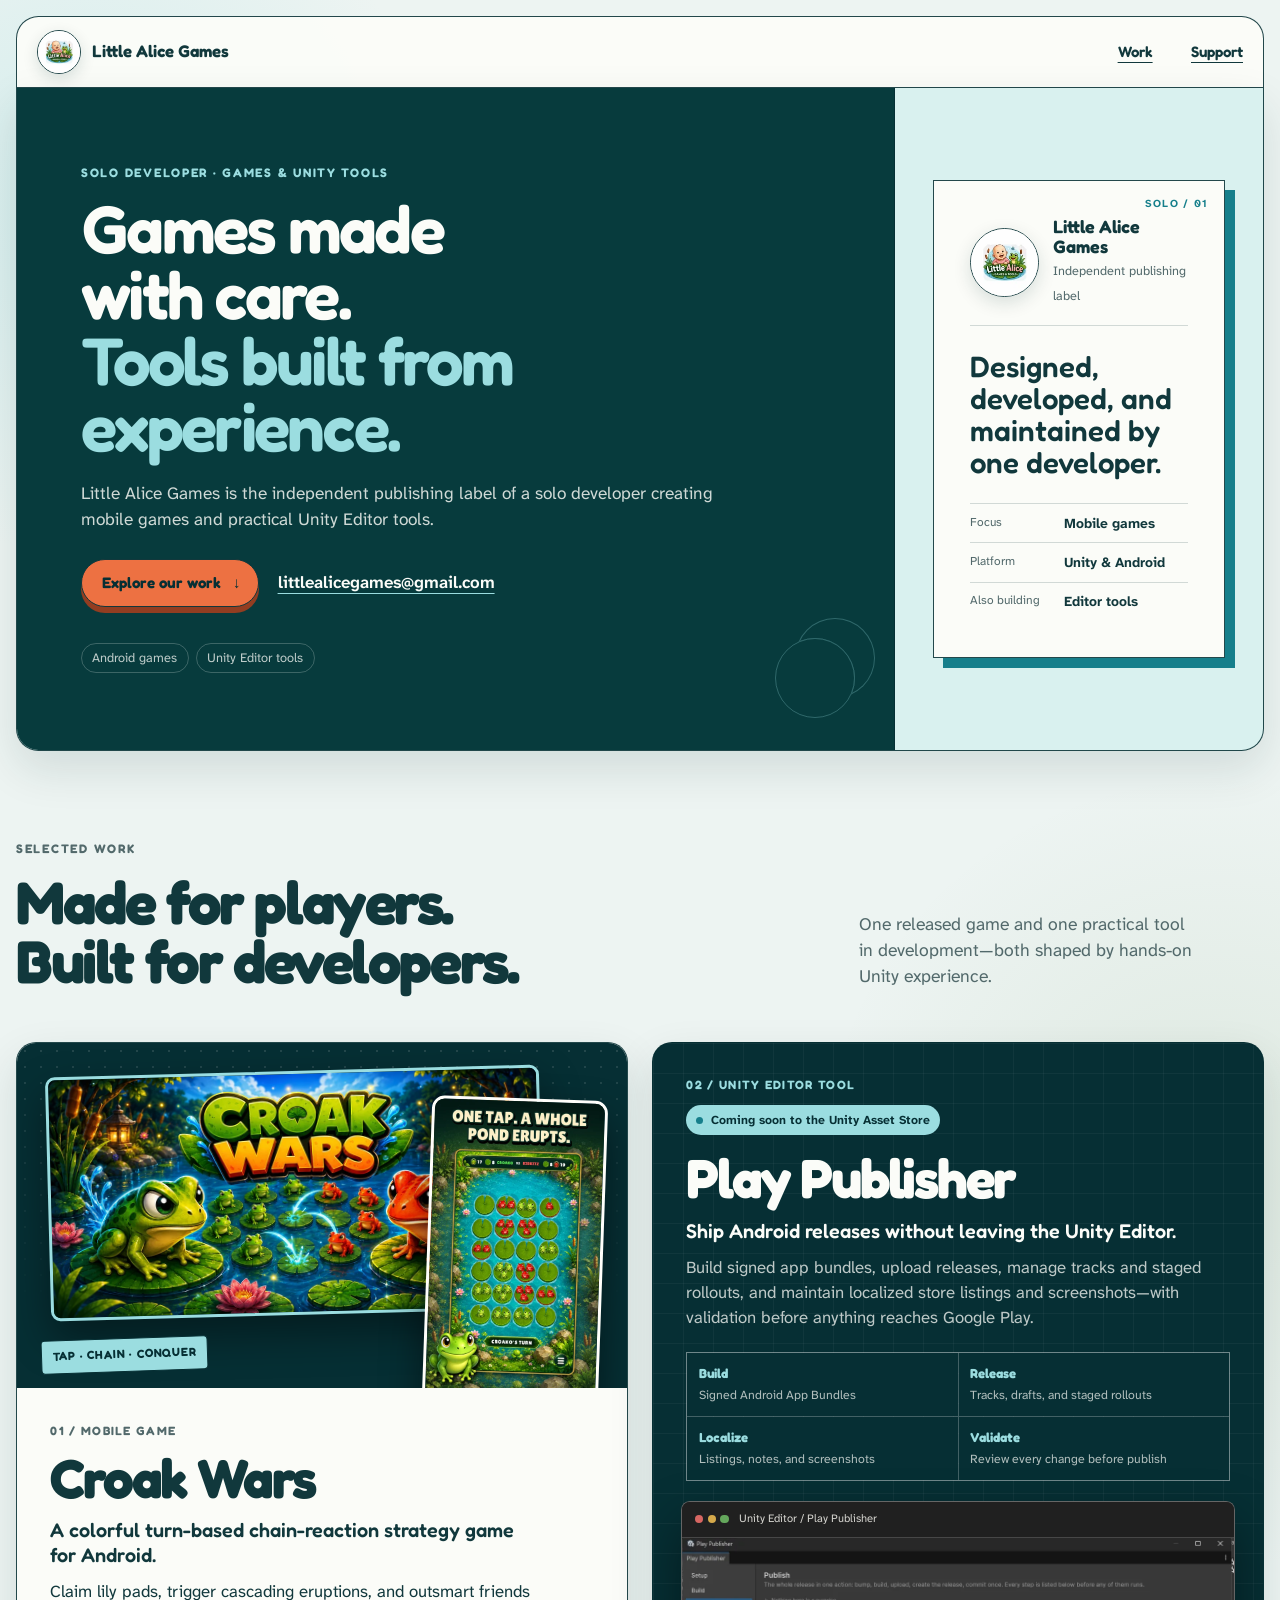
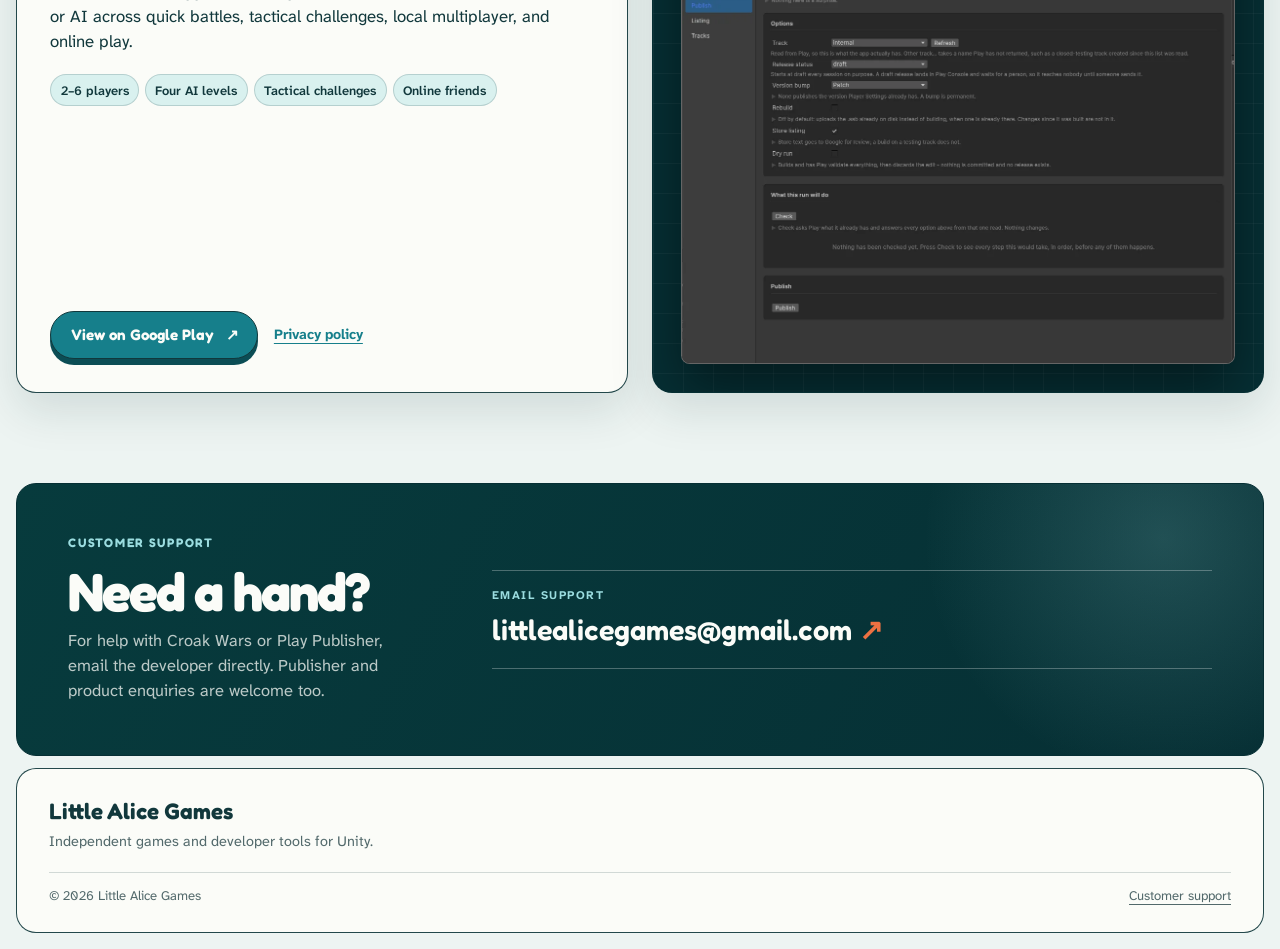
<file: index.html>
<!DOCTYPE html>
<html lang="en">
<head>
  <meta charset="utf-8">
  <meta name="viewport" content="width=device-width, initial-scale=1">
  <title>Little Alice Games — Independent Games &amp; Unity Tools</title>
  <meta name="description" content="Little Alice Games is the publishing label of a solo developer creating mobile games and practical Unity Editor tools.">
  <meta name="theme-color" content="#073b3d">
  <link rel="canonical" href="https://littlealicegames.github.io/">
  <link rel="icon" type="image/png" sizes="32x32" href="assets/images/favicon-32.png?v=transparent-logo">
  <link rel="apple-touch-icon" href="assets/images/apple-touch-icon.png?v=transparent-logo">
  <link rel="preload" href="assets/fonts/fredoka-latin.woff2" as="font" type="font/woff2" crossorigin>
  <link rel="preload" href="assets/fonts/atkinson-hyperlegible-next-latin.woff2" as="font" type="font/woff2" crossorigin>
  <link rel="stylesheet" href="styles.css">

  <meta property="og:type" content="website">
  <meta property="og:title" content="Little Alice Games — Games with charm. Tools with purpose.">
  <meta property="og:description" content="A solo developer creating mobile games and practical Unity Editor tools.">
  <meta property="og:url" content="https://littlealicegames.github.io/">
  <meta property="og:image" content="https://littlealicegames.github.io/assets/images/og-image.jpg">
  <meta property="og:image:width" content="1200">
  <meta property="og:image:height" content="630">
  <meta property="og:image:alt" content="Little Alice Games logo in a bright illustrated frog pond">
  <meta name="twitter:card" content="summary_large_image">

  <script type="application/ld+json">
  {
    "@context": "https://schema.org",
    "@graph": [
      {
        "@type": "Organization",
        "@id": "https://littlealicegames.github.io/#organization",
        "name": "Little Alice Games",
        "url": "https://littlealicegames.github.io/",
        "logo": "https://littlealicegames.github.io/assets/images/studio-mark.webp",
        "email": "littlealicegames@gmail.com",
        "description": "Independent publishing label of a solo game developer and Unity tools publisher."
      },
      {
        "@type": "VideoGame",
        "name": "Croak Wars",
        "url": "https://play.google.com/store/apps/details?id=com.littlealicegames.croakwars",
        "image": "https://littlealicegames.github.io/assets/images/croak-feature.webp",
        "applicationCategory": "GameApplication",
        "operatingSystem": "Android",
        "description": "A colorful turn-based chain-reaction strategy game for Android.",
        "publisher": { "@id": "https://littlealicegames.github.io/#organization" }
      },
      {
        "@type": "SoftwareApplication",
        "name": "Play Publisher",
        "applicationCategory": "DeveloperApplication",
        "softwareRequirements": "Unity 2021.3 or later",
        "description": "A Unity Editor tool for building, validating, and publishing Android releases and store listings to Google Play.",
        "publisher": { "@id": "https://littlealicegames.github.io/#organization" }
      }
    ]
  }
  </script>
</head>
<body>
  <a class="skip-link" href="#main-content">Skip to content</a>

  <header class="site-header">
    <a class="brand" href="#top" aria-label="Little Alice Games home">
      <img src="assets/images/studio-mark-128.webp" alt="" width="128" height="128">
      <span>Little Alice Games</span>
    </a>
    <nav aria-label="Page sections">
      <a href="#work">Work</a>
      <a href="#support">Support</a>
    </nav>
  </header>

  <main id="main-content">
    <section class="hero" id="top" aria-labelledby="hero-title">
      <div class="hero-copy">
        <p class="eyebrow">Solo developer · Games &amp; Unity tools</p>
        <h1 id="hero-title">Games made with care.<br><span>Tools built from experience.</span></h1>
        <p class="hero-intro">Little Alice Games is the independent publishing label of a solo developer creating mobile games and practical Unity Editor tools.</p>
        <div class="hero-actions">
          <a class="button button-primary" href="#work">Explore our work <span aria-hidden="true">↓</span></a>
          <a class="text-link text-link-light" href="mailto:littlealicegames@gmail.com?subject=Little%20Alice%20Games%20inquiry">littlealicegames@gmail.com</a>
        </div>
        <ul class="hero-notes">
          <li>Android games</li>
          <li>Unity Editor tools</li>
        </ul>
      </div>
      <aside class="developer-profile" aria-label="Developer profile">
        <div class="profile-heading">
          <img src="assets/images/studio-mark-128.webp" alt="" width="128" height="128">
          <div>
            <p>Little Alice Games</p>
            <span>Independent publishing label</span>
          </div>
        </div>
        <p class="profile-statement">Designed, developed, and maintained by one developer.</p>
        <dl>
          <div><dt>Focus</dt><dd>Mobile games</dd></div>
          <div><dt>Platform</dt><dd>Unity &amp; Android</dd></div>
          <div><dt>Also building</dt><dd>Editor tools</dd></div>
        </dl>
      </aside>
    </section>

    <section class="work" id="work" aria-labelledby="work-title">
      <div class="section-heading">
        <p class="eyebrow eyebrow-dark">Selected work</p>
        <h2 id="work-title">Made for players.<br>Built for developers.</h2>
        <p>One released game and one practical tool in development—both shaped by hands-on Unity experience.</p>
      </div>

      <div class="product-grid">
      <article class="product product-game" aria-labelledby="croak-title">
        <figure class="game-stage">
          <figcaption class="sr-only">Croak Wars artwork and gameplay</figcaption>
          <img class="game-feature" src="assets/images/croak-feature.webp" alt="Croak Wars key art showing green and red frogs facing across a moonlit pond" width="1024" height="500" loading="lazy">
          <img class="game-phone" src="assets/images/croak-gameplay-480.webp" srcset="assets/images/croak-gameplay-480.webp 480w, assets/images/croak-gameplay.webp 720w" sizes="(max-width: 700px) 41vw, (max-width: 1050px) 36vw, 20rem" alt="Croak Wars chain-reaction match on a grid of lily pads" width="720" height="1280" loading="lazy">
          <span class="stage-stamp" aria-hidden="true">Tap · Chain · Conquer</span>
        </figure>
        <div class="product-copy">
          <p class="product-number">01 / Mobile game</p>
          <h3 id="croak-title">Croak Wars</h3>
          <p class="product-lead">A colorful turn-based chain-reaction strategy game for Android.</p>
          <p>Claim lily pads, trigger cascading eruptions, and outsmart friends or AI across quick battles, tactical challenges, local multiplayer, and online play.</p>
          <ul class="tag-list">
            <li>2–6 players</li>
            <li>Four AI levels</li>
            <li>Tactical challenges</li>
            <li>Online friends</li>
          </ul>
          <div class="product-links">
            <a class="button button-dark" href="https://play.google.com/store/apps/details?id=com.littlealicegames.croakwars" target="_blank" rel="noopener noreferrer">
              View on Google Play <span aria-hidden="true">↗</span>
            </a>
            <a class="product-policy" href="croak-wars/privacy/">Privacy policy</a>
          </div>
        </div>
      </article>

      <article class="product product-tool" aria-labelledby="publisher-title">
        <div class="product-copy tool-copy">
          <p class="product-number">02 / Unity Editor tool</p>
          <p class="status"><span aria-hidden="true"></span> Coming soon to the Unity Asset Store</p>
          <h3 id="publisher-title">Play Publisher</h3>
          <p class="product-lead">Ship Android releases without leaving the Unity Editor.</p>
          <p>Build signed app bundles, upload releases, manage tracks and staged rollouts, and maintain localized store listings and screenshots—with validation before anything reaches Google Play.</p>
          <ul class="tool-features">
            <li><strong>Build</strong><span>Signed Android App Bundles</span></li>
            <li><strong>Release</strong><span>Tracks, drafts, and staged rollouts</span></li>
            <li><strong>Localize</strong><span>Listings, notes, and screenshots</span></li>
            <li><strong>Validate</strong><span>Review every change before publish</span></li>
          </ul>
        </div>
        <figure class="editor-window">
          <figcaption>
            <span class="window-dots" aria-hidden="true"><i></i><i></i><i></i></span>
            <span>Unity Editor / Play Publisher</span>
          </figcaption>
          <img src="assets/images/publisher-ui-720.webp" srcset="assets/images/publisher-ui-720.webp 720w, assets/images/publisher-ui.webp 1132w" sizes="(max-width: 1050px) 100vw, 62vw" alt="Play Publisher's Publish panel inside the Unity Editor, showing release track, version, listing, validation, and publish options" width="1132" height="873" loading="lazy">
        </figure>
      </article>
      </div>
    </section>

    <section class="contact" id="support" aria-labelledby="support-title">
      <div class="contact-copy">
        <p class="eyebrow">Customer support</p>
        <h2 id="support-title">Need a hand?</h2>
        <p>For help with Croak Wars or Play Publisher, email the developer directly. Publisher and product enquiries are welcome too.</p>
      </div>
      <a class="contact-email" href="mailto:littlealicegames@gmail.com?subject=Little%20Alice%20Games%20support"><span>Email support</span>littlealicegames@gmail.com <b aria-hidden="true">↗</b></a>
    </section>
  </main>

  <footer>
    <a class="footer-brand" href="#top">Little Alice Games</a>
    <p>Independent games and developer tools for Unity.</p>
    <div class="footer-meta">
      <span>© 2026 Little Alice Games</span>
      <a href="#support">Customer support</a>
    </div>
  </footer>
</body>
</html>
</file>
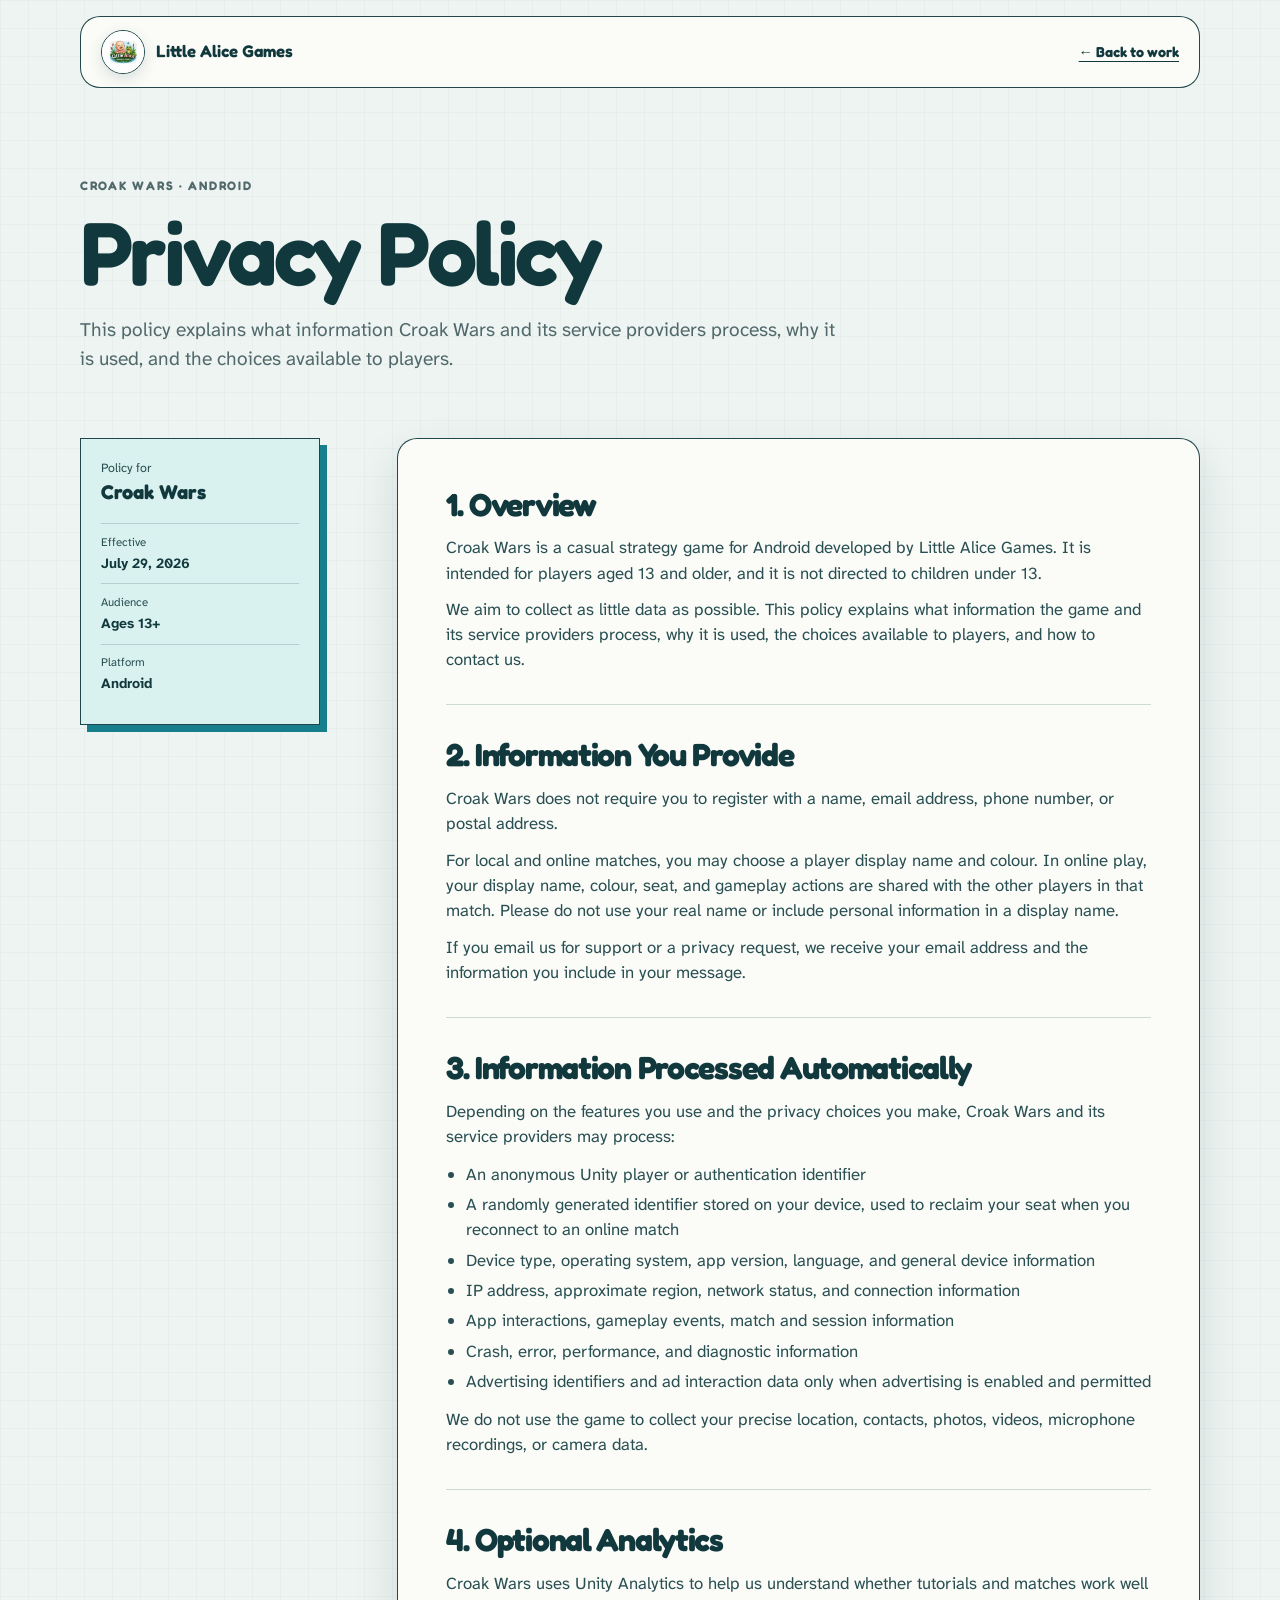
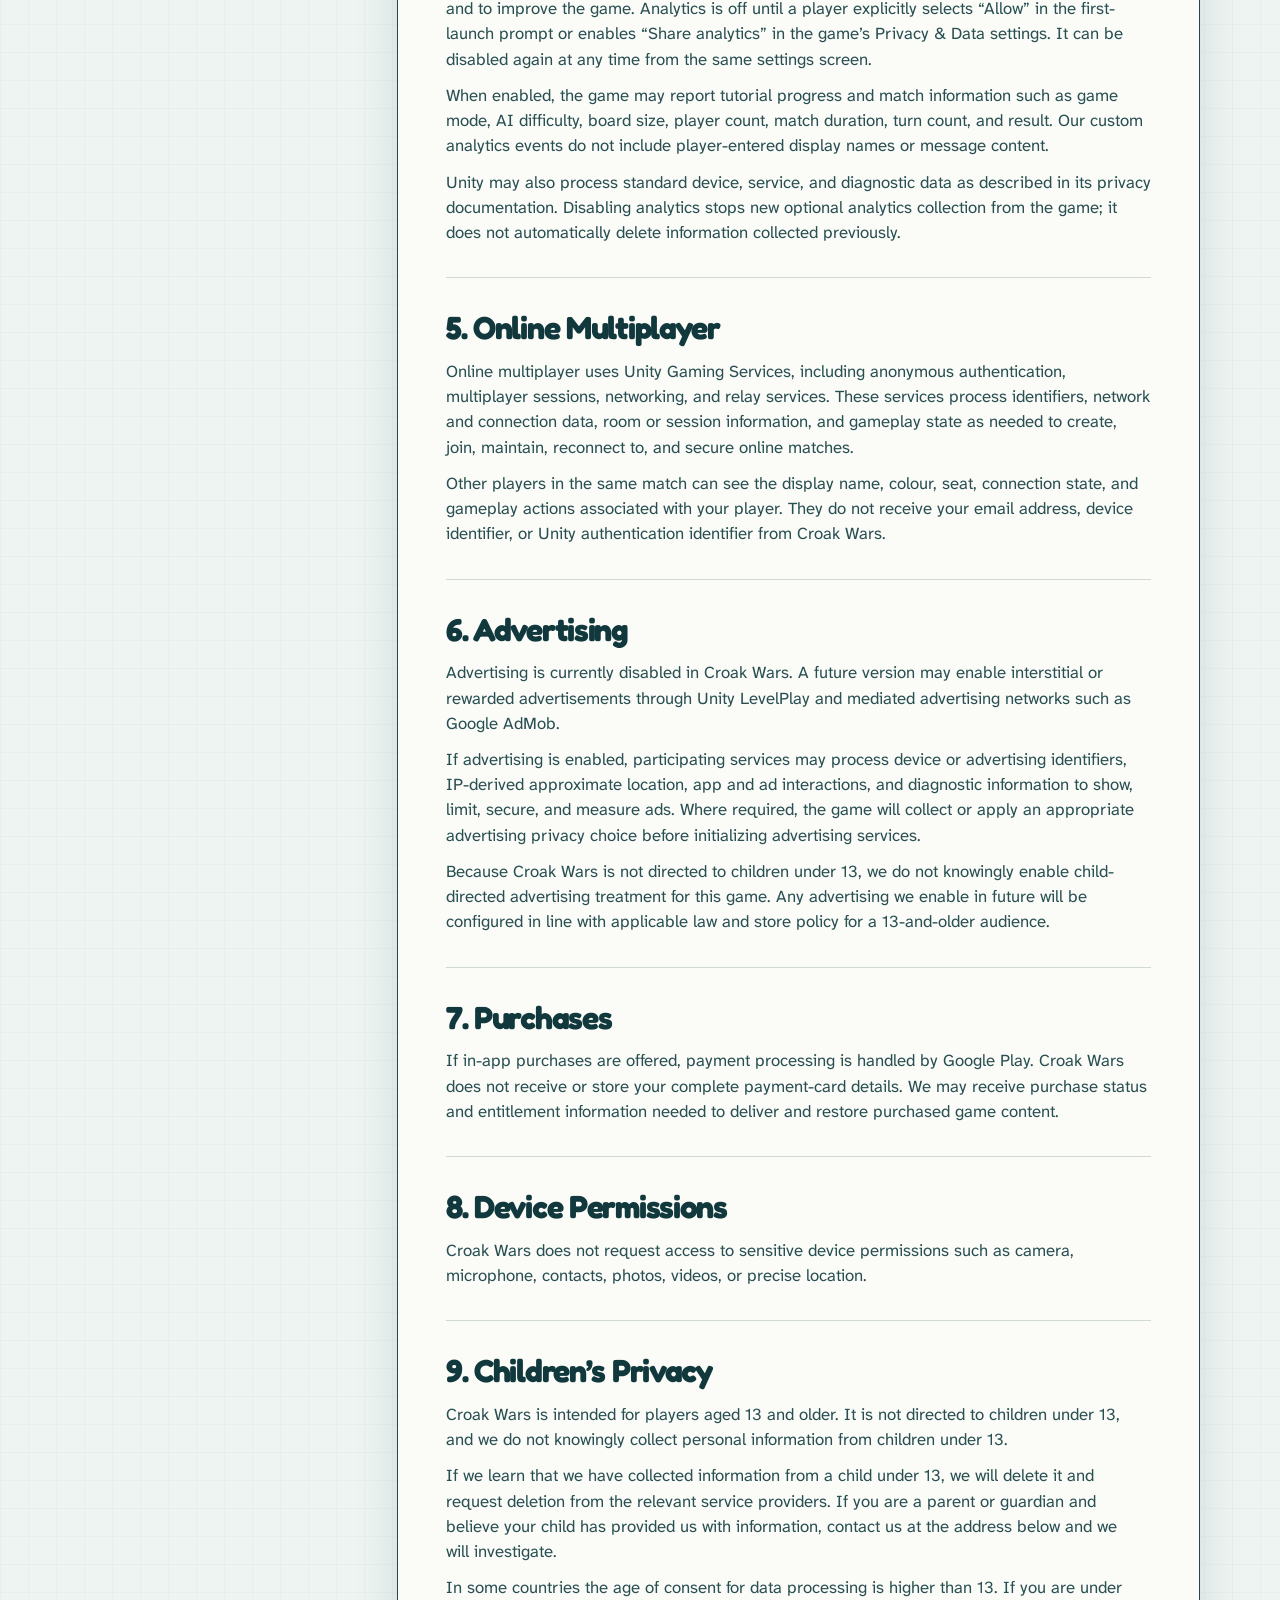
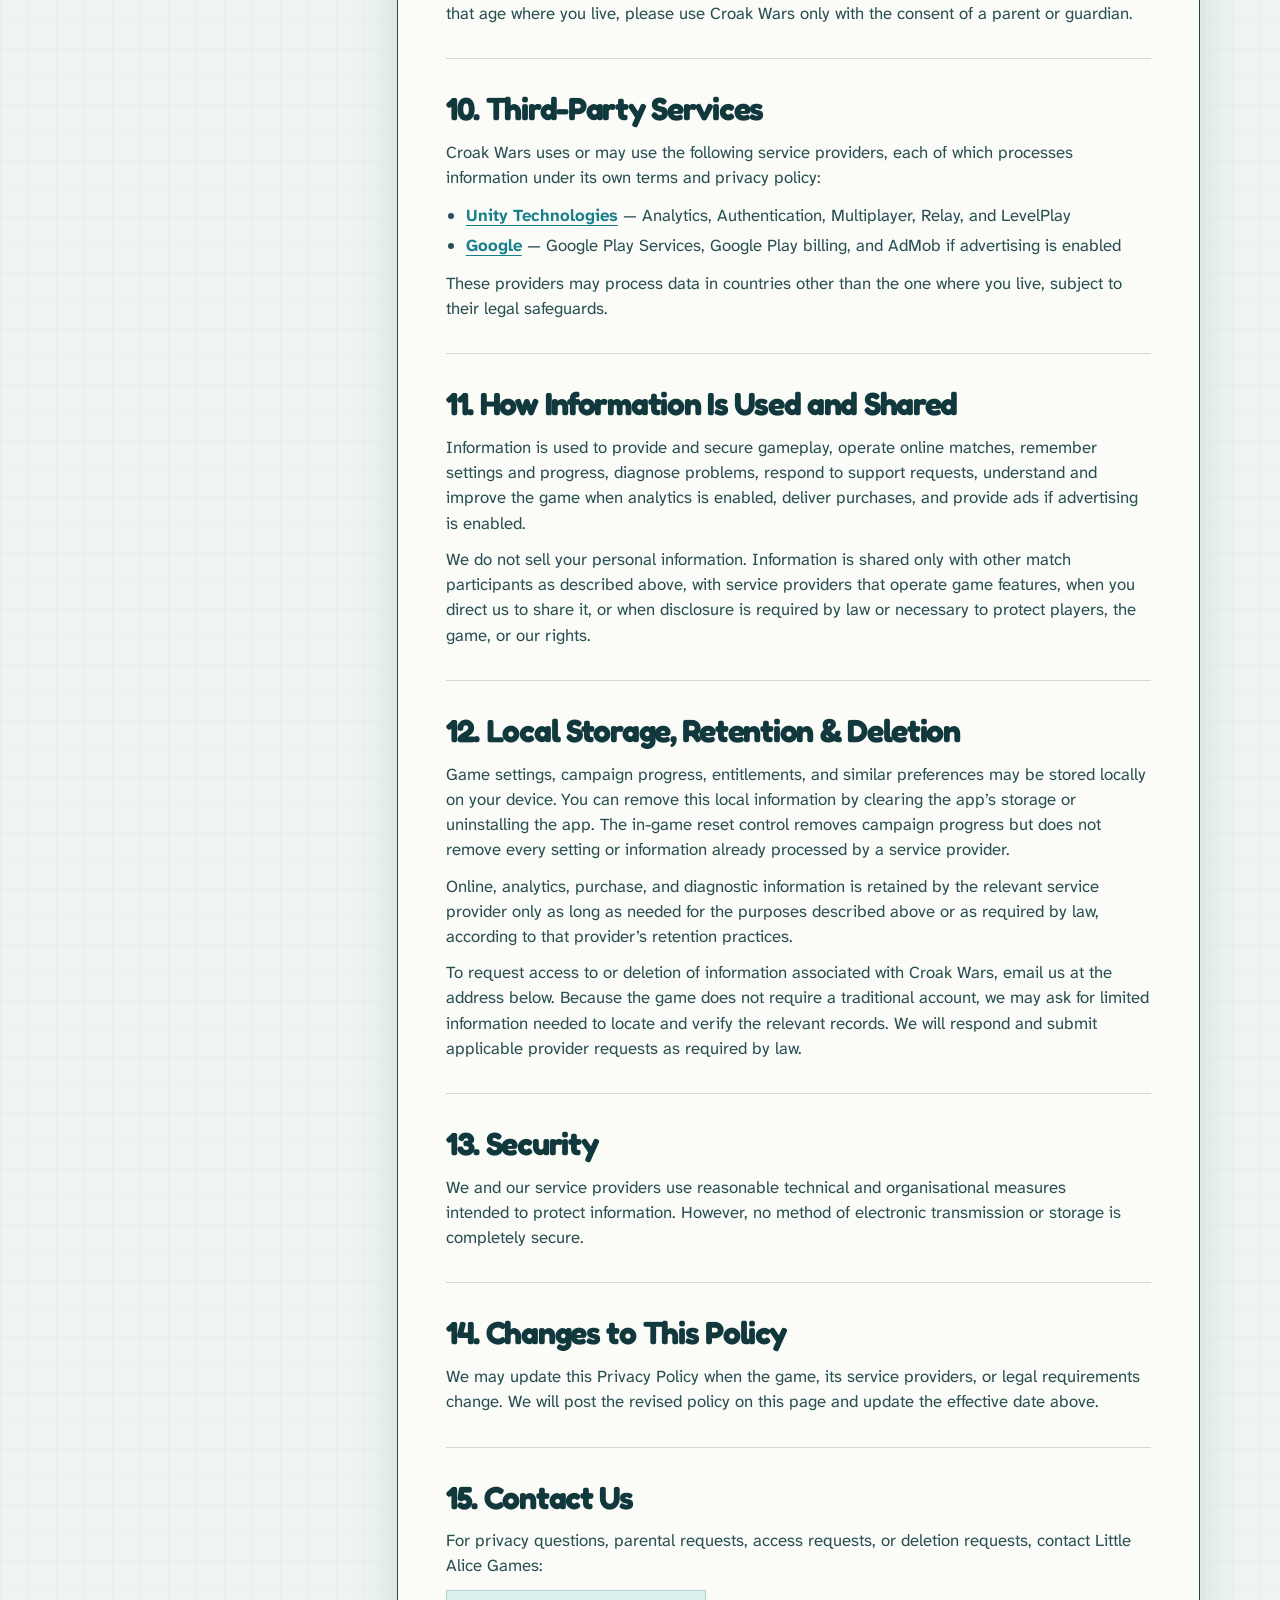
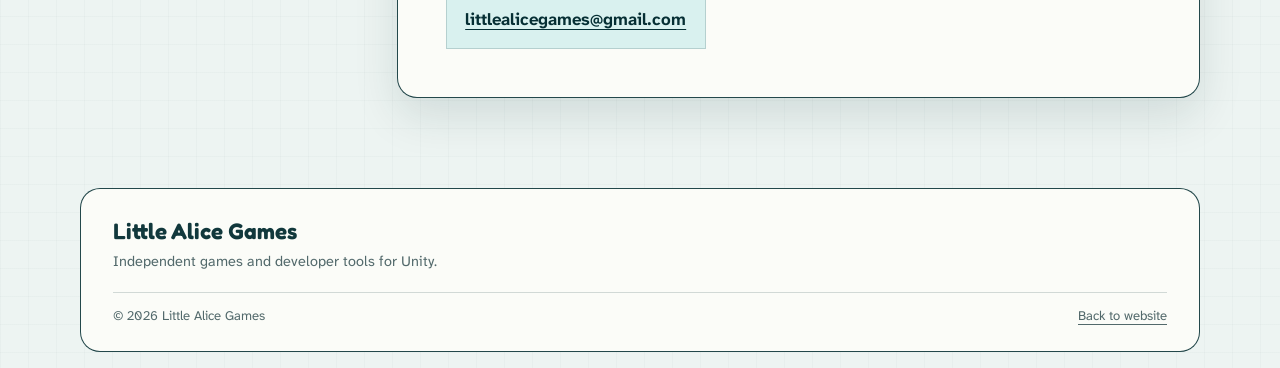
<file: croak-wars/privacy/index.html>
<!DOCTYPE html>
<html lang="en">
<head>
  <meta charset="utf-8">
  <meta name="viewport" content="width=device-width, initial-scale=1">
  <title>Croak Wars Privacy Policy — Little Alice Games</title>
  <meta name="description" content="Privacy policy for Croak Wars, an Android game developed by Little Alice Games.">
  <meta name="theme-color" content="#073b3d">
  <link rel="canonical" href="https://littlealicegames.github.io/croak-wars/privacy/">
  <link rel="icon" type="image/png" sizes="32x32" href="../../assets/images/favicon-32.png?v=transparent-logo">
  <link rel="preload" href="../../assets/fonts/fredoka-latin.woff2" as="font" type="font/woff2" crossorigin>
  <link rel="preload" href="../../assets/fonts/atkinson-hyperlegible-next-latin.woff2" as="font" type="font/woff2" crossorigin>
  <link rel="stylesheet" href="../../styles.css">
</head>
<body class="policy-page">
  <a class="skip-link" href="#policy-content">Skip to policy</a>

  <header class="policy-header">
    <a class="brand" href="../../" aria-label="Little Alice Games home">
      <img src="../../assets/images/studio-mark-128.webp" alt="" width="128" height="128">
      <span>Little Alice Games</span>
    </a>
    <a class="policy-back" href="../../#work">← Back to work</a>
  </header>

  <main class="policy-main" id="policy-content">
    <div class="policy-intro">
      <p class="eyebrow">Croak Wars · Android</p>
      <h1>Privacy Policy</h1>
      <p>This policy explains what information Croak Wars and its service providers process, why it is used, and the choices available to players.</p>
    </div>

    <div class="policy-layout">
      <aside class="policy-summary" aria-label="Policy summary">
        <div>
          <p>Policy for</p>
          <strong>Croak Wars</strong>
        </div>
        <dl>
          <div><dt>Effective</dt><dd>July 29, 2026</dd></div>
          <div><dt>Audience</dt><dd>Ages 13+</dd></div>
          <div><dt>Platform</dt><dd>Android</dd></div>
        </dl>
      </aside>

      <article class="policy-article">
        <section>
          <h2>1. Overview</h2>
          <p>Croak Wars is a casual strategy game for Android developed by Little Alice Games. It is intended for players aged 13 and older, and it is not directed to children under 13.</p>
          <p>We aim to collect as little data as possible. This policy explains what information the game and its service providers process, why it is used, the choices available to players, and how to contact us.</p>
        </section>

        <section>
          <h2>2. Information You Provide</h2>
          <p>Croak Wars does not require you to register with a name, email address, phone number, or postal address.</p>
          <p>For local and online matches, you may choose a player display name and colour. In online play, your display name, colour, seat, and gameplay actions are shared with the other players in that match. Please do not use your real name or include personal information in a display name.</p>
          <p>If you email us for support or a privacy request, we receive your email address and the information you include in your message.</p>
        </section>

        <section>
          <h2>3. Information Processed Automatically</h2>
          <p>Depending on the features you use and the privacy choices you make, Croak Wars and its service providers may process:</p>
          <ul>
            <li>An anonymous Unity player or authentication identifier</li>
            <li>A randomly generated identifier stored on your device, used to reclaim your seat when you reconnect to an online match</li>
            <li>Device type, operating system, app version, language, and general device information</li>
            <li>IP address, approximate region, network status, and connection information</li>
            <li>App interactions, gameplay events, match and session information</li>
            <li>Crash, error, performance, and diagnostic information</li>
            <li>Advertising identifiers and ad interaction data only when advertising is enabled and permitted</li>
          </ul>
          <p>We do not use the game to collect your precise location, contacts, photos, videos, microphone recordings, or camera data.</p>
        </section>

        <section>
          <h2>4. Optional Analytics</h2>
          <p>Croak Wars uses Unity Analytics to help us understand whether tutorials and matches work well and to improve the game. Analytics is off until a player explicitly selects “Allow” in the first-launch prompt or enables “Share analytics” in the game’s Privacy &amp; Data settings. It can be disabled again at any time from the same settings screen.</p>
          <p>When enabled, the game may report tutorial progress and match information such as game mode, AI difficulty, board size, player count, match duration, turn count, and result. Our custom analytics events do not include player-entered display names or message content.</p>
          <p>Unity may also process standard device, service, and diagnostic data as described in its privacy documentation. Disabling analytics stops new optional analytics collection from the game; it does not automatically delete information collected previously.</p>
        </section>

        <section>
          <h2>5. Online Multiplayer</h2>
          <p>Online multiplayer uses Unity Gaming Services, including anonymous authentication, multiplayer sessions, networking, and relay services. These services process identifiers, network and connection data, room or session information, and gameplay state as needed to create, join, maintain, reconnect to, and secure online matches.</p>
          <p>Other players in the same match can see the display name, colour, seat, connection state, and gameplay actions associated with your player. They do not receive your email address, device identifier, or Unity authentication identifier from Croak Wars.</p>
        </section>

        <section>
          <h2>6. Advertising</h2>
          <p>Advertising is currently disabled in Croak Wars. A future version may enable interstitial or rewarded advertisements through Unity LevelPlay and mediated advertising networks such as Google AdMob.</p>
          <p>If advertising is enabled, participating services may process device or advertising identifiers, IP-derived approximate location, app and ad interactions, and diagnostic information to show, limit, secure, and measure ads. Where required, the game will collect or apply an appropriate advertising privacy choice before initializing advertising services.</p>
          <p>Because Croak Wars is not directed to children under 13, we do not knowingly enable child-directed advertising treatment for this game. Any advertising we enable in future will be configured in line with applicable law and store policy for a 13-and-older audience.</p>
        </section>

        <section>
          <h2>7. Purchases</h2>
          <p>If in-app purchases are offered, payment processing is handled by Google Play. Croak Wars does not receive or store your complete payment-card details. We may receive purchase status and entitlement information needed to deliver and restore purchased game content.</p>
        </section>

        <section>
          <h2>8. Device Permissions</h2>
          <p>Croak Wars does not request access to sensitive device permissions such as camera, microphone, contacts, photos, videos, or precise location.</p>
        </section>

        <section>
          <h2>9. Children’s Privacy</h2>
          <p>Croak Wars is intended for players aged 13 and older. It is not directed to children under 13, and we do not knowingly collect personal information from children under 13.</p>
          <p>If we learn that we have collected information from a child under 13, we will delete it and request deletion from the relevant service providers. If you are a parent or guardian and believe your child has provided us with information, contact us at the address below and we will investigate.</p>
          <p>In some countries the age of consent for data processing is higher than 13. If you are under that age where you live, please use Croak Wars only with the consent of a parent or guardian.</p>
        </section>

        <section>
          <h2>10. Third-Party Services</h2>
          <p>Croak Wars uses or may use the following service providers, each of which processes information under its own terms and privacy policy:</p>
          <ul>
            <li><a href="https://unity.com/legal/privacy-policy" target="_blank" rel="noopener noreferrer">Unity Technologies</a> — Analytics, Authentication, Multiplayer, Relay, and LevelPlay</li>
            <li><a href="https://policies.google.com/privacy" target="_blank" rel="noopener noreferrer">Google</a> — Google Play Services, Google Play billing, and AdMob if advertising is enabled</li>
          </ul>
          <p>These providers may process data in countries other than the one where you live, subject to their legal safeguards.</p>
        </section>

        <section>
          <h2>11. How Information Is Used and Shared</h2>
          <p>Information is used to provide and secure gameplay, operate online matches, remember settings and progress, diagnose problems, respond to support requests, understand and improve the game when analytics is enabled, deliver purchases, and provide ads if advertising is enabled.</p>
          <p>We do not sell your personal information. Information is shared only with other match participants as described above, with service providers that operate game features, when you direct us to share it, or when disclosure is required by law or necessary to protect players, the game, or our rights.</p>
        </section>

        <section>
          <h2>12. Local Storage, Retention &amp; Deletion</h2>
          <p>Game settings, campaign progress, entitlements, and similar preferences may be stored locally on your device. You can remove this local information by clearing the app’s storage or uninstalling the app. The in-game reset control removes campaign progress but does not remove every setting or information already processed by a service provider.</p>
          <p>Online, analytics, purchase, and diagnostic information is retained by the relevant service provider only as long as needed for the purposes described above or as required by law, according to that provider’s retention practices.</p>
          <p>To request access to or deletion of information associated with Croak Wars, email us at the address below. Because the game does not require a traditional account, we may ask for limited information needed to locate and verify the relevant records. We will respond and submit applicable provider requests as required by law.</p>
        </section>

        <section>
          <h2>13. Security</h2>
          <p>We and our service providers use reasonable technical and organisational measures intended to protect information. However, no method of electronic transmission or storage is completely secure.</p>
        </section>

        <section>
          <h2>14. Changes to This Policy</h2>
          <p>We may update this Privacy Policy when the game, its service providers, or legal requirements change. We will post the revised policy on this page and update the effective date above.</p>
        </section>

        <section>
          <h2>15. Contact Us</h2>
          <p>For privacy questions, parental requests, access requests, or deletion requests, contact Little Alice Games:</p>
          <p class="policy-contact"><a href="mailto:littlealicegames@gmail.com?subject=Croak%20Wars%20privacy%20request">littlealicegames@gmail.com</a></p>
        </section>
      </article>
    </div>
  </main>

  <footer>
    <a class="footer-brand" href="../../">Little Alice Games</a>
    <p>Independent games and developer tools for Unity.</p>
    <div class="footer-meta">
      <span>© 2026 Little Alice Games</span>
      <a href="../../">Back to website</a>
    </div>
  </footer>
</body>
</html>
</file>
<file: styles.css>
@font-face {
  font-family: "Fredoka";
  src: url("assets/fonts/fredoka-latin.woff2") format("woff2");
  font-style: normal;
  font-weight: 400 700;
  font-display: swap;
}

@font-face {
  font-family: "Atkinson Hyperlegible Next";
  src: url("assets/fonts/atkinson-hyperlegible-next-latin.woff2") format("woff2");
  font-style: normal;
  font-weight: 400 700;
  font-display: swap;
}

:root {
  --deep: #062f34;
  --pond: #073b3d;
  --water: #167f8b;
  --aqua: #9bdde0;
  --aqua-soft: #d9f1ef;
  --leaf: #56853f;
  --coral: #ed7142;
  --ink: #11383c;
  --ink-soft: #294f52;
  --paper: #fbfcf8;
  --canvas: #edf4f2;
  --panel: #d9f1ef;
  --muted: #52696b;
  --line: rgba(17, 56, 60, 0.18);
  --line-strong: rgba(6, 47, 52, 0.88);
  --white: #fffefa;
  --display: "Fredoka", "Trebuchet MS", sans-serif;
  --body: "Atkinson Hyperlegible Next", "Segoe UI", sans-serif;
  --shadow: 0 18px 45px rgba(6, 47, 52, 0.12);
}

*,
*::before,
*::after {
  box-sizing: border-box;
}

html {
  scroll-behavior: smooth;
  scroll-padding-top: 1.5rem;
}

body {
  margin: 0;
  color: var(--ink);
  background:
    radial-gradient(circle at 7% 8%, rgba(155, 221, 224, 0.32), transparent 22rem),
    radial-gradient(circle at 95% 46%, rgba(86, 133, 63, 0.1), transparent 25rem),
    var(--canvas);
  font-family: var(--body);
  font-size: 1.05rem;
  line-height: 1.5;
  text-rendering: optimizeLegibility;
}

img {
  display: block;
  max-width: 100%;
}

a {
  color: inherit;
}

.skip-link {
  position: fixed;
  top: 0.7rem;
  left: 0.7rem;
  z-index: 100;
  padding: 0.65rem 0.95rem;
  color: var(--paper);
  background: var(--ink);
  border-radius: 0.35rem;
  transform: translateY(-170%);
}

.skip-link:focus {
  transform: translateY(0);
}

.sr-only {
  position: absolute;
  width: 1px;
  height: 1px;
  padding: 0;
  margin: -1px;
  overflow: hidden;
  clip: rect(0, 0, 0, 0);
  white-space: nowrap;
  border: 0;
}

:focus-visible {
  outline: 3px solid var(--coral);
  outline-offset: 4px;
}

.site-header,
main,
footer {
  width: min(100% - 2rem, 1400px);
  margin-inline: auto;
}

.site-header {
  min-height: 4.5rem;
  margin-top: 1rem;
  padding: 0.55rem 1.25rem;
  display: flex;
  align-items: center;
  justify-content: space-between;
  gap: 1rem;
  background: rgba(251, 252, 248, 0.96);
  border: 1.5px solid var(--line-strong);
  border-radius: 1.4rem 1.4rem 0 0;
}

.brand {
  display: inline-flex;
  align-items: center;
  gap: 0.7rem;
  font-family: var(--display);
  font-weight: 650;
  text-decoration: none;
}

.brand img {
  width: 2.75rem;
  height: 2.75rem;
  object-fit: cover;
  border: 1px solid var(--line-strong);
  border-radius: 50%;
  box-shadow: 0 5px 15px rgba(6, 47, 52, 0.14);
}

.site-header nav {
  display: flex;
  gap: clamp(1rem, 4vw, 2.4rem);
  font-family: var(--display);
  font-size: 0.94rem;
  font-weight: 600;
}

.site-header nav a,
.footer-meta a {
  text-decoration-thickness: 1px;
  text-underline-offset: 0.3em;
}

.site-header nav a:hover,
.footer-meta a:hover {
  text-decoration-thickness: 3px;
}

.hero {
  min-height: 31rem;
  display: grid;
  grid-template-columns: minmax(0, 1.55fr) minmax(19rem, 0.65fr);
  align-items: stretch;
  color: var(--ink);
  background: var(--aqua-soft);
  border: 1.5px solid var(--line-strong);
  border-top: 0;
  border-radius: 0 0 1.4rem 1.4rem;
  overflow: hidden;
  box-shadow: var(--shadow);
}

.hero-copy {
  position: relative;
  padding: clamp(3.25rem, 6vw, 6rem) clamp(2rem, 5vw, 5rem);
  display: flex;
  flex-direction: column;
  justify-content: center;
  color: var(--paper);
  background: var(--pond);
  border-right: 1.5px solid var(--line-strong);
}

.hero-copy::after {
  content: "";
  position: absolute;
  right: 2.4rem;
  bottom: 2rem;
  width: 5rem;
  height: 5rem;
  border: 1px solid rgba(155, 221, 224, 0.28);
  border-radius: 50%;
  box-shadow: 1.25rem -1.25rem 0 -1px var(--pond), 1.25rem -1.25rem 0 0 rgba(155, 221, 224, 0.28);
  pointer-events: none;
}

.eyebrow {
  margin: 0 0 1rem;
  color: var(--muted);
  font-family: var(--display);
  font-size: 0.77rem;
  font-weight: 650;
  letter-spacing: 0.14em;
  line-height: 1.25;
  text-transform: uppercase;
}

.hero .eyebrow {
  color: var(--aqua);
}

h1,
h2,
h3,
p {
  text-wrap: pretty;
}

h1,
h2,
h3 {
  margin-top: 0;
  font-family: var(--display);
  letter-spacing: -0.04em;
  line-height: 0.98;
}

h1 {
  max-width: 14ch;
  margin-bottom: 1.35rem;
  font-size: clamp(3.2rem, 5.25vw, 5.25rem);
  font-weight: 620;
}

h1 span {
  color: var(--aqua);
}

.hero-intro {
  max-width: 40rem;
  margin: 0 0 1.6rem;
  color: rgba(251, 252, 248, 0.82);
  font-size: clamp(1.08rem, 1.35vw, 1.28rem);
}

.hero-actions {
  display: flex;
  align-items: center;
  flex-wrap: wrap;
  gap: 1.15rem;
}

.button {
  min-height: 3rem;
  padding: 0.76rem 1.1rem 0.76rem 1.25rem;
  display: inline-flex;
  align-items: center;
  justify-content: center;
  gap: 0.75rem;
  border: 1.5px solid var(--ink);
  border-radius: 999px;
  font-family: var(--display);
  font-size: 0.95rem;
  font-weight: 650;
  line-height: 1;
  text-decoration: none;
  transition: transform 180ms ease, box-shadow 180ms ease, color 180ms ease, background 180ms ease;
}

.button:hover {
  transform: translateY(-3px);
}

.button-primary {
  color: var(--deep);
  background: var(--coral);
  box-shadow: 0 6px 0 #923d21;
}

.button-primary:hover {
  box-shadow: 0 9px 0 #923d21;
}

.button-dark {
  color: var(--paper);
  background: var(--water);
  box-shadow: 0 6px 0 #0b4d55;
}

.button-dark:hover {
  box-shadow: 0 9px 0 #0b4d55;
}

.text-link {
  font-weight: 650;
  text-underline-offset: 0.3em;
}

.text-link-light {
  color: var(--paper);
  text-decoration-color: var(--aqua);
}

.hero-notes {
  margin: clamp(1.75rem, 4vh, 2.75rem) 0 0;
  padding: 0;
  display: flex;
  flex-wrap: wrap;
  gap: 0.45rem;
  list-style: none;
}

.hero-notes li {
  padding: 0.3rem 0.65rem;
  color: rgba(251, 252, 248, 0.75);
  border: 1px solid rgba(251, 252, 248, 0.22);
  border-radius: 999px;
  font-size: 0.8rem;
}

.developer-profile {
  position: relative;
  margin: clamp(1.5rem, 3vw, 2.5rem);
  padding: clamp(1.5rem, 3vw, 2.25rem);
  align-self: center;
  background: var(--paper);
  border: 1.5px solid var(--line-strong);
  box-shadow: 10px 10px 0 var(--water);
  transform: rotate(0.6deg);
}

.developer-profile::before {
  content: "SOLO / 01";
  position: absolute;
  top: 0.85rem;
  right: 0.95rem;
  color: var(--water);
  font-size: 0.67rem;
  font-weight: 700;
  letter-spacing: 0.12em;
}

.profile-heading {
  padding-bottom: 1.15rem;
  display: flex;
  align-items: center;
  gap: 0.85rem;
  border-bottom: 1px solid var(--line);
}

.profile-heading img {
  width: 4.3rem;
  height: 4.3rem;
  object-fit: cover;
  border: 1px solid var(--line-strong);
  border-radius: 50%;
  box-shadow: 0 6px 18px rgba(6, 47, 52, 0.14);
}

.profile-heading p {
  margin: 0;
  font-family: var(--display);
  font-size: 1.12rem;
  font-weight: 650;
  line-height: 1.1;
}

.profile-heading span {
  color: var(--muted);
  font-size: 0.79rem;
}

.profile-statement {
  margin: 1.55rem 0;
  font-family: var(--display);
  font-size: clamp(1.65rem, 2.3vw, 2.35rem);
  font-weight: 550;
  line-height: 1.08;
}

.developer-profile dl {
  margin: 0;
}

.developer-profile dl div {
  padding: 0.55rem 0;
  display: grid;
  grid-template-columns: 5.2rem 1fr;
  gap: 0.65rem;
  border-top: 1px solid var(--line);
}

.developer-profile dt {
  color: var(--muted);
  font-size: 0.75rem;
}

.developer-profile dd {
  margin: 0;
  font-size: 0.86rem;
  font-weight: 700;
}

.hero-copy > *,
.developer-profile {
  animation: rise-in 560ms cubic-bezier(.2, .7, .2, 1) both;
}

.hero-copy > :nth-child(2) { animation-delay: 60ms; }
.hero-copy > :nth-child(3) { animation-delay: 110ms; }
.hero-copy > :nth-child(4) { animation-delay: 160ms; }
.hero-copy > :nth-child(5) { animation-delay: 210ms; }
.developer-profile { animation-delay: 180ms; }

.work {
  padding: clamp(4.5rem, 7vw, 6.5rem) 0;
}

.section-heading {
  margin-bottom: clamp(2.25rem, 4vw, 3.25rem);
  display: grid;
  grid-template-columns: minmax(0, 1fr) minmax(18rem, 0.5fr);
  align-items: end;
  gap: 2rem;
}

.section-heading .eyebrow {
  grid-column: 1 / -1;
  margin-bottom: -1rem;
}

.section-heading h2,
.contact h2 {
  margin-bottom: 0;
  font-size: clamp(2.7rem, 4.7vw, 4.7rem);
}

.section-heading > p:last-child {
  margin: 0;
  color: var(--muted);
  font-size: 1.1rem;
}

.product-grid {
  display: grid;
  grid-template-columns: repeat(2, minmax(0, 1fr));
  align-items: stretch;
  gap: clamp(1rem, 2vw, 1.5rem);
}

.product {
  min-width: 0;
  display: flex;
  flex-direction: column;
  border: 1.5px solid var(--line-strong);
  border-radius: 1.25rem;
  overflow: hidden;
  box-shadow: var(--shadow);
}

.product-game {
  background: var(--paper);
}

.game-stage {
  position: relative;
  height: clamp(21rem, 27vw, 25rem);
  margin: 0;
  background: var(--deep);
  overflow: hidden;
}

.game-stage::before {
  content: "";
  position: absolute;
  inset: 0;
  background-image: radial-gradient(rgba(255, 255, 255, 0.12) 1px, transparent 1px);
  background-size: 16px 16px;
  mask-image: linear-gradient(to bottom, black, transparent 80%);
}

.game-feature {
  position: absolute;
  width: 81%;
  height: auto;
  top: 8%;
  left: 5%;
  border: 3px solid var(--aqua);
  border-radius: 0.6rem;
  box-shadow: 0 18px 40px rgba(0, 0, 0, 0.4);
  transform: rotate(-1.5deg);
  transition: transform 220ms ease;
}

.game-phone {
  position: absolute;
  width: min(31%, 11rem);
  height: auto;
  right: 4%;
  bottom: -5%;
  border: 3px solid var(--white);
  border-radius: 0.8rem 0.8rem 0 0;
  box-shadow: 0 20px 42px rgba(0, 0, 0, 0.48);
  transform: rotate(2deg);
  transition: transform 220ms ease;
}

.game-stage:hover .game-feature { transform: rotate(-0.6deg) translateY(-3px); }
.game-stage:hover .game-phone { transform: rotate(1deg) translateY(-6px); }

.stage-stamp {
  position: absolute;
  left: 4%;
  bottom: 5%;
  padding: 0.44rem 0.65rem;
  color: var(--deep);
  background: var(--aqua);
  border: 1px solid var(--deep);
  border-radius: 0.25rem;
  font-family: var(--display);
  font-size: 0.73rem;
  font-weight: 650;
  letter-spacing: 0.07em;
  text-transform: uppercase;
  transform: rotate(-2deg);
}

.product-copy {
  max-width: none;
  padding: clamp(1.55rem, 2.6vw, 2.25rem);
}

.product-game .product-copy {
  flex: 1;
  display: flex;
  flex-direction: column;
  align-items: flex-start;
}

.product-number {
  margin: 0 0 0.7rem;
  color: var(--muted);
  font-family: var(--display);
  font-size: 0.75rem;
  font-weight: 650;
  letter-spacing: 0.11em;
  text-transform: uppercase;
}

.product h3 {
  margin-bottom: 0.85rem;
  font-size: clamp(2.8rem, 4.3vw, 4.25rem);
}

.product-lead {
  margin: 0 0 0.75rem;
  font-family: var(--display);
  font-size: clamp(1.18rem, 1.55vw, 1.4rem);
  font-weight: 550;
  line-height: 1.22;
}

.product-copy > p:not(.product-number, .status, .product-lead) {
  margin: 0;
}

.tag-list {
  margin: 1.25rem 0 1.55rem;
  padding: 0;
  display: flex;
  flex-wrap: wrap;
  gap: 0.4rem;
  list-style: none;
}

.tag-list li {
  padding: 0.32rem 0.58rem;
  color: var(--ink);
  background: var(--aqua-soft);
  border: 1px solid var(--line);
  border-radius: 999px;
  font-size: 0.8rem;
  font-weight: 600;
}

.product-links {
  margin-top: auto;
  display: flex;
  align-items: center;
  flex-wrap: wrap;
  gap: 1rem;
}

.product-policy {
  color: var(--water);
  font-size: 0.88rem;
  font-weight: 700;
  text-underline-offset: 0.3em;
}

.product-tool {
  color: var(--paper);
  background:
    linear-gradient(rgba(255, 255, 255, 0.04) 1px, transparent 1px),
    linear-gradient(90deg, rgba(255, 255, 255, 0.04) 1px, transparent 1px),
    var(--deep);
  background-size: 30px 30px;
}

.tool-copy {
  padding-bottom: 1.25rem;
}

.tool-copy .product-number,
.tool-copy > p:not(.product-number, .status, .product-lead) {
  color: rgba(251, 252, 248, 0.75);
}

.tool-copy .product-number {
  color: var(--aqua);
}

.status {
  width: fit-content;
  margin: 0 0 1rem;
  padding: 0.36rem 0.62rem;
  color: var(--deep);
  background: var(--aqua);
  border-radius: 999px;
  font-size: 0.76rem;
  font-weight: 700;
}

.status span {
  width: 0.44rem;
  height: 0.44rem;
  margin-right: 0.22rem;
  display: inline-block;
  background: var(--water);
  border-radius: 50%;
}

.tool-features {
  margin: 1.35rem 0 0;
  padding: 0;
  display: grid;
  grid-template-columns: repeat(2, minmax(0, 1fr));
  gap: 1px;
  background: rgba(255, 255, 255, 0.24);
  border: 1px solid rgba(255, 255, 255, 0.24);
  list-style: none;
}

.tool-features li {
  padding: 0.72rem;
  display: flex;
  flex-direction: column;
  gap: 0.1rem;
  background: var(--deep);
}

.tool-features strong {
  color: var(--aqua);
  font-family: var(--display);
  font-size: 0.82rem;
}

.tool-features span {
  color: rgba(251, 252, 248, 0.7);
  font-size: 0.77rem;
}

.editor-window {
  margin: auto clamp(1.2rem, 2.2vw, 1.75rem) clamp(1.2rem, 2.2vw, 1.75rem);
  background: #292929;
  border: 1px solid rgba(255, 255, 255, 0.28);
  border-radius: 0.55rem;
  overflow: hidden;
  box-shadow: 0 24px 52px rgba(0, 0, 0, 0.42);
  transition: transform 220ms ease;
}

.editor-window:hover {
  transform: translateY(-4px);
}

.editor-window figcaption {
  min-height: 2.25rem;
  padding: 0 0.8rem;
  display: flex;
  align-items: center;
  gap: 0.65rem;
  color: #d4d3ce;
  background: #202020;
  border-bottom: 1px solid #474747;
  font-size: 0.7rem;
}

.window-dots {
  display: inline-flex;
  gap: 0.28rem;
}

.window-dots i {
  width: 0.52rem;
  height: 0.52rem;
  display: block;
  background: #777;
  border-radius: 50%;
}

.window-dots i:first-child { background: #d76662; }
.window-dots i:nth-child(2) { background: #d5a94b; }
.window-dots i:last-child { background: #64a75c; }

.editor-window img {
  width: 100%;
  height: auto;
}

.contact {
  margin-bottom: 0.75rem;
  padding: clamp(2rem, 4vw, 3.4rem);
  display: grid;
  grid-template-columns: minmax(15rem, 0.65fr) minmax(0, 1.35fr);
  align-items: center;
  gap: clamp(2rem, 6vw, 6rem);
  color: var(--paper);
  background:
    radial-gradient(circle at 92% 20%, rgba(155, 221, 224, 0.18), transparent 15rem),
    linear-gradient(120deg, var(--pond), var(--deep));
  border: 1.5px solid var(--deep);
  border-radius: 1.25rem;
  overflow: hidden;
}

.contact .eyebrow {
  color: var(--aqua);
}

.contact h2 {
  font-size: clamp(2.65rem, 4.2vw, 4.2rem);
}

.contact-copy > p:last-child {
  max-width: 31rem;
  margin: 0.65rem 0 0;
  color: rgba(251, 252, 248, 0.74);
  font-size: 1.03rem;
}

.contact-email {
  min-width: 0;
  padding: 1.05rem 0;
  display: block;
  color: var(--paper);
  border-top: 1px solid rgba(255, 255, 255, 0.28);
  border-bottom: 1px solid rgba(255, 255, 255, 0.28);
  font-family: var(--display);
  font-size: clamp(1.25rem, 2.25vw, 2.1rem);
  font-weight: 600;
  text-decoration: none;
  overflow-wrap: anywhere;
}

.contact-email span {
  margin-bottom: 0.2rem;
  display: block;
  color: var(--aqua);
  font-family: var(--body);
  font-size: 0.73rem;
  font-weight: 700;
  letter-spacing: 0.13em;
  text-transform: uppercase;
}

.contact-email b {
  color: var(--coral);
  font-weight: 700;
}

footer {
  margin-bottom: 1rem;
  padding: 1.6rem 2rem;
  color: var(--ink);
  background: var(--paper);
  border: 1.5px solid var(--line-strong);
  border-radius: 1.25rem;
}

.footer-brand {
  font-family: var(--display);
  font-size: 1.4rem;
  font-weight: 650;
  text-decoration: none;
}

footer > p {
  margin: 0.18rem 0 1.2rem;
  color: var(--muted);
  font-size: 0.9rem;
}

.footer-meta {
  padding-top: 0.85rem;
  display: flex;
  justify-content: space-between;
  gap: 1rem;
  color: var(--muted);
  border-top: 1px solid var(--line);
  font-size: 0.82rem;
}

/* Product privacy page */
.policy-page {
  background:
    linear-gradient(rgba(17, 56, 60, 0.025) 1px, transparent 1px),
    linear-gradient(90deg, rgba(17, 56, 60, 0.025) 1px, transparent 1px),
    var(--canvas);
  background-size: 28px 28px;
}

.policy-header,
.policy-main,
.policy-page footer {
  width: min(100% - 2rem, 1120px);
  margin-inline: auto;
}

.policy-header {
  min-height: 4.5rem;
  margin-top: 1rem;
  padding: 0.55rem 1.25rem;
  display: flex;
  align-items: center;
  justify-content: space-between;
  gap: 1rem;
  background: var(--paper);
  border: 1.5px solid var(--line-strong);
  border-radius: 1.25rem;
}

.policy-back {
  font-family: var(--display);
  font-size: 0.9rem;
  font-weight: 650;
  text-underline-offset: 0.3em;
}

.policy-main {
  margin-block: clamp(3rem, 7vw, 6rem);
}

.policy-intro {
  max-width: 54rem;
  margin-bottom: clamp(2.5rem, 5vw, 4rem);
}

.policy-intro h1 {
  max-width: none;
  margin-bottom: 1.2rem;
  font-size: clamp(3.3rem, 7vw, 6.5rem);
}

.policy-intro > p:last-child {
  max-width: 48rem;
  margin: 0;
  color: var(--muted);
  font-size: clamp(1.05rem, 1.5vw, 1.25rem);
}

.policy-layout {
  display: grid;
  grid-template-columns: 15rem minmax(0, 1fr);
  align-items: start;
  gap: clamp(2rem, 6vw, 6rem);
}

.policy-summary {
  position: sticky;
  top: 1rem;
  padding: 1.25rem;
  background: var(--aqua-soft);
  border: 1.5px solid var(--line-strong);
  box-shadow: 7px 7px 0 var(--water);
}

.policy-summary p {
  margin: 0;
  color: var(--ink-soft);
  font-size: 0.78rem;
}

.policy-summary strong {
  margin-bottom: 1rem;
  display: block;
  font-family: var(--display);
  font-size: 1.25rem;
}

.policy-summary dl {
  margin: 0;
}

.policy-summary dl div {
  padding: 0.6rem 0;
  border-top: 1px solid var(--line);
}

.policy-summary dt {
  color: var(--ink-soft);
  font-size: 0.72rem;
}

.policy-summary dd {
  margin: 0.1rem 0 0;
  font-size: 0.88rem;
  font-weight: 700;
}

.policy-article {
  padding: clamp(1.5rem, 4vw, 3rem);
  background: var(--paper);
  border: 1.5px solid var(--line-strong);
  border-radius: 1.25rem;
  box-shadow: var(--shadow);
}

.policy-article section {
  padding: 2rem 0;
  border-top: 1px solid var(--line);
}

.policy-article section:first-child {
  padding-top: 0;
  border-top: 0;
}

.policy-article section:last-child {
  padding-bottom: 0;
}

.policy-article h2 {
  margin-bottom: 0.85rem;
  font-size: clamp(1.45rem, 2.5vw, 2rem);
  line-height: 1.1;
}

.policy-article p {
  margin: 0.7rem 0 0;
  color: var(--ink-soft);
}

.policy-article ul {
  margin: 0.8rem 0;
  padding-left: 1.25rem;
}

.policy-article li {
  margin: 0.32rem 0;
  color: var(--ink-soft);
}

.policy-article a {
  color: var(--water);
  font-weight: 700;
  text-underline-offset: 0.25em;
}

.policy-contact {
  padding: 1rem 1.15rem;
  display: inline-block;
  background: var(--aqua-soft);
  border: 1px solid var(--line);
}

.policy-contact a {
  color: var(--deep);
}

@keyframes rise-in {
  from { opacity: 0; transform: translateY(0.85rem); }
  to { opacity: 1; transform: translateY(0); }
}

@media (max-width: 1120px) {
  .hero {
    grid-template-columns: minmax(0, 1.3fr) minmax(17rem, 0.7fr);
  }

  .hero-copy {
    padding-inline: 2.5rem;
  }

  .developer-profile {
    margin: 1.5rem;
  }

  .product-copy {
    padding: 1.5rem;
  }
}

@media (max-width: 900px) {
  .hero {
    grid-template-columns: 1fr;
  }

  .hero-copy {
    border-right: 0;
    border-bottom: 1.5px solid var(--line-strong);
  }

  .developer-profile {
    width: min(100% - 3rem, 37rem);
    margin: 2rem auto 2.6rem;
    transform: none;
  }

  .section-heading {
    grid-template-columns: 1fr;
    gap: 0.75rem;
  }

  .section-heading .eyebrow {
    grid-column: auto;
    margin-bottom: 0;
  }

  .product-grid {
    grid-template-columns: 1fr;
  }

  .game-stage {
    height: min(57vw, 29rem);
    min-height: 23rem;
  }

  .contact {
    grid-template-columns: 1fr;
    gap: 1.4rem;
  }

  .policy-layout {
    grid-template-columns: 1fr;
  }

  .policy-summary {
    position: static;
    display: grid;
    grid-template-columns: 1fr 1fr;
    gap: 1rem;
  }
}

@media (max-width: 600px) {
  body {
    font-size: 1rem;
  }

  .site-header,
  main,
  footer {
    width: min(100% - 0.75rem, 1400px);
  }

  .policy-header,
  .policy-main,
  .policy-page footer {
    width: min(100% - 0.75rem, 1120px);
  }

  .policy-header {
    min-height: 4rem;
    margin-top: 0.4rem;
    padding-inline: 0.65rem;
    border-radius: 0.9rem;
  }

  .policy-main {
    margin-block: 3rem;
  }

  .policy-intro h1 {
    font-size: clamp(3rem, 15vw, 4.2rem);
  }

  .policy-summary {
    grid-template-columns: 1fr;
  }

  .policy-article {
    padding: 1.35rem;
    border-radius: 0.9rem;
  }

  .site-header {
    min-height: 4rem;
    margin-top: 0.4rem;
    padding-inline: 0.65rem;
    border-radius: 0.9rem 0.9rem 0 0;
  }

  .brand img {
    width: 2.55rem;
    height: 2.55rem;
  }

  .site-header nav {
    gap: 0.85rem;
    font-size: 0.88rem;
  }

  .hero {
    min-height: auto;
    border-radius: 0 0 0.9rem 0.9rem;
  }

  .hero-copy {
    padding: 2.8rem 1.25rem 2.25rem;
  }

  .hero-copy::after {
    display: none;
  }

  h1 {
    font-size: clamp(2.8rem, 13vw, 3.7rem);
  }

  .hero-actions {
    align-items: flex-start;
    flex-direction: column;
  }

  .hero-notes {
    margin-top: 1.8rem;
  }

  .developer-profile {
    width: calc(100% - 2.5rem);
    margin: 1.4rem auto 2rem;
    padding: 1.25rem;
    box-shadow: 7px 7px 0 var(--water);
  }

  .profile-statement {
    font-size: 1.7rem;
  }

  .work {
    padding: 3.6rem 0;
  }

  .section-heading h2 {
    font-size: 2.75rem;
  }

  .product,
  .contact,
  footer {
    border-radius: 0.9rem;
  }

  .game-stage {
    height: 22rem;
    min-height: 0;
  }

  .game-feature {
    width: 88%;
    left: 4%;
  }

  .game-phone {
    width: 34%;
  }

  .product-copy {
    padding: 1.35rem;
  }

  .product h3 {
    font-size: 2.85rem;
  }

  .tool-features {
    grid-template-columns: 1fr 1fr;
  }

  .editor-window {
    margin-inline: 0.9rem;
    margin-bottom: 0.9rem;
  }

  .contact {
    padding: 1.8rem 1.25rem;
  }

  .contact h2 {
    font-size: 2.85rem;
  }

  .contact-email {
    font-size: 1.1rem;
  }

  footer {
    padding: 1.45rem 1.2rem;
  }

  .footer-meta {
    flex-direction: column;
    gap: 0.4rem;
  }
}

@media (max-width: 380px) {
  .brand span {
    display: none;
  }

  .tool-features {
    grid-template-columns: 1fr;
  }
}

@media (prefers-reduced-motion: reduce) {
  html {
    scroll-behavior: auto;
  }

  *,
  *::before,
  *::after {
    scroll-behavior: auto !important;
    animation-duration: 0.01ms !important;
    animation-iteration-count: 1 !important;
    transition-duration: 0.01ms !important;
  }
}
</file>
